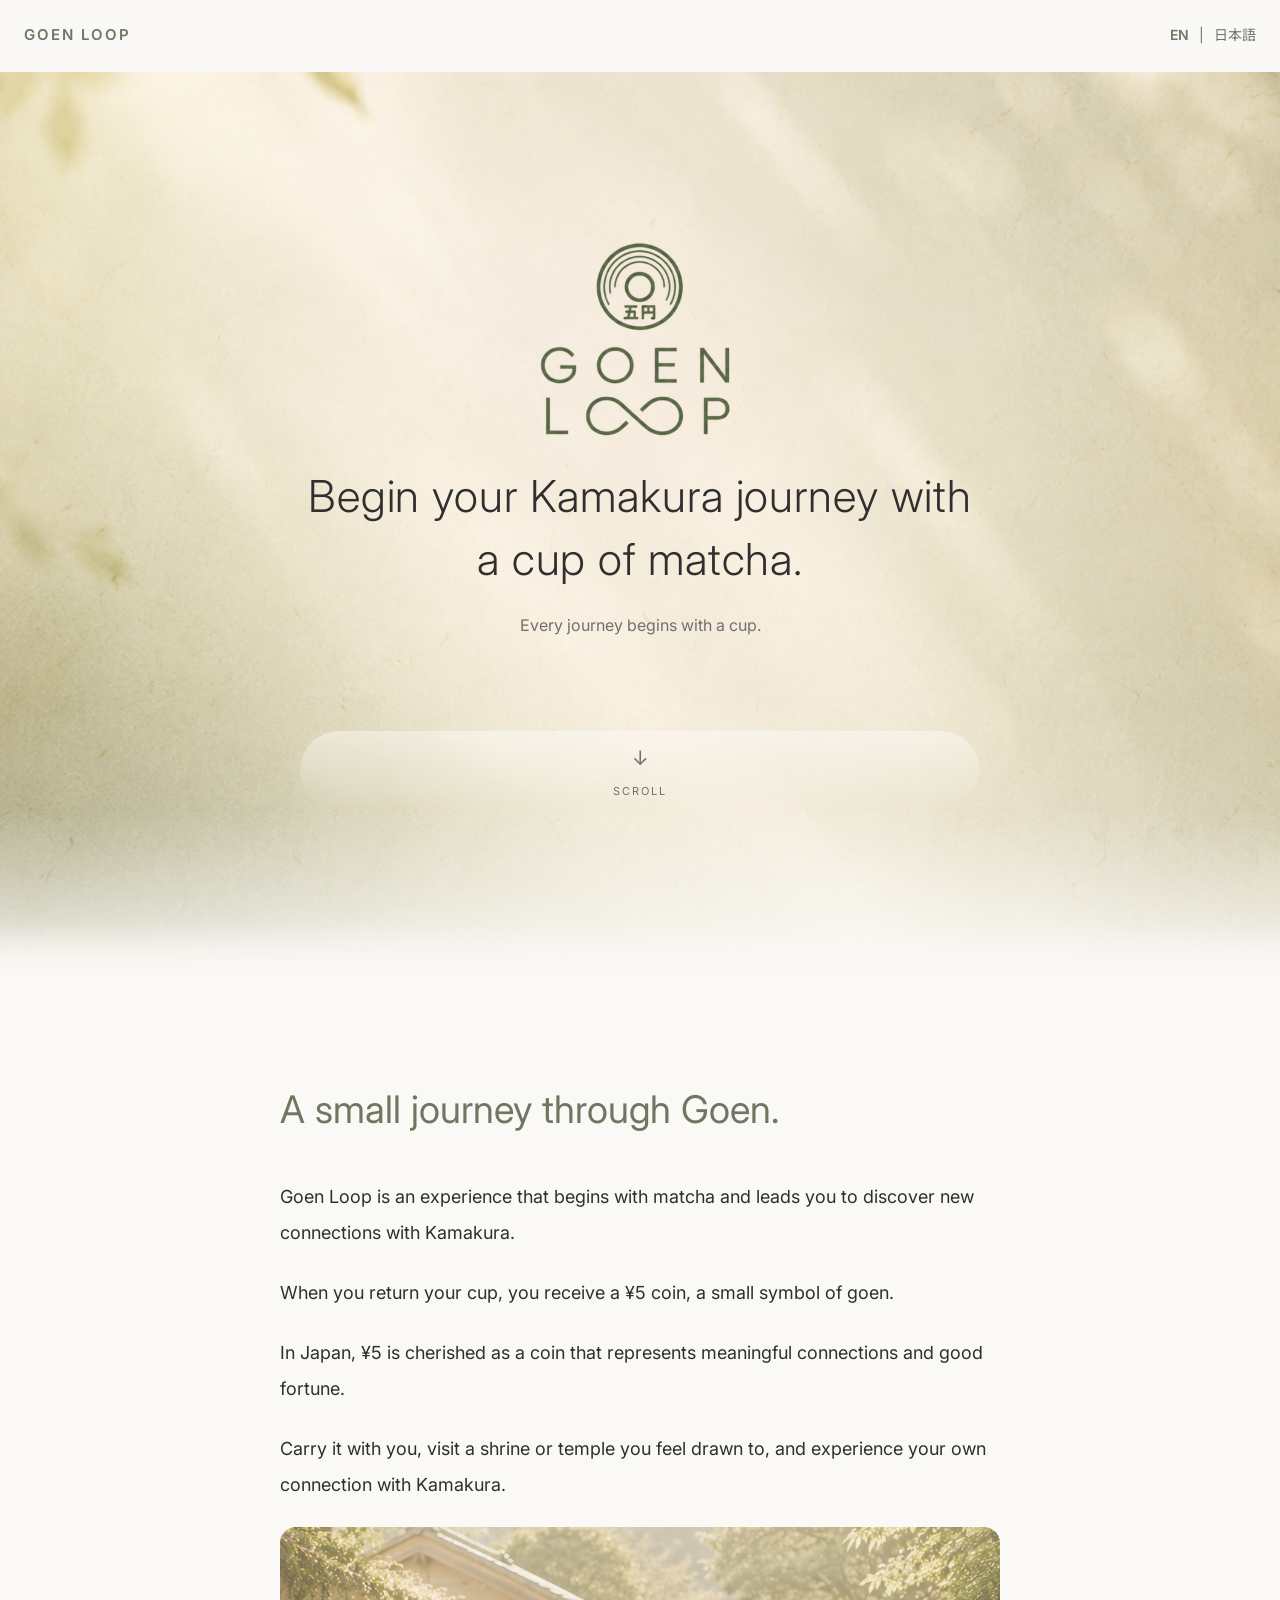
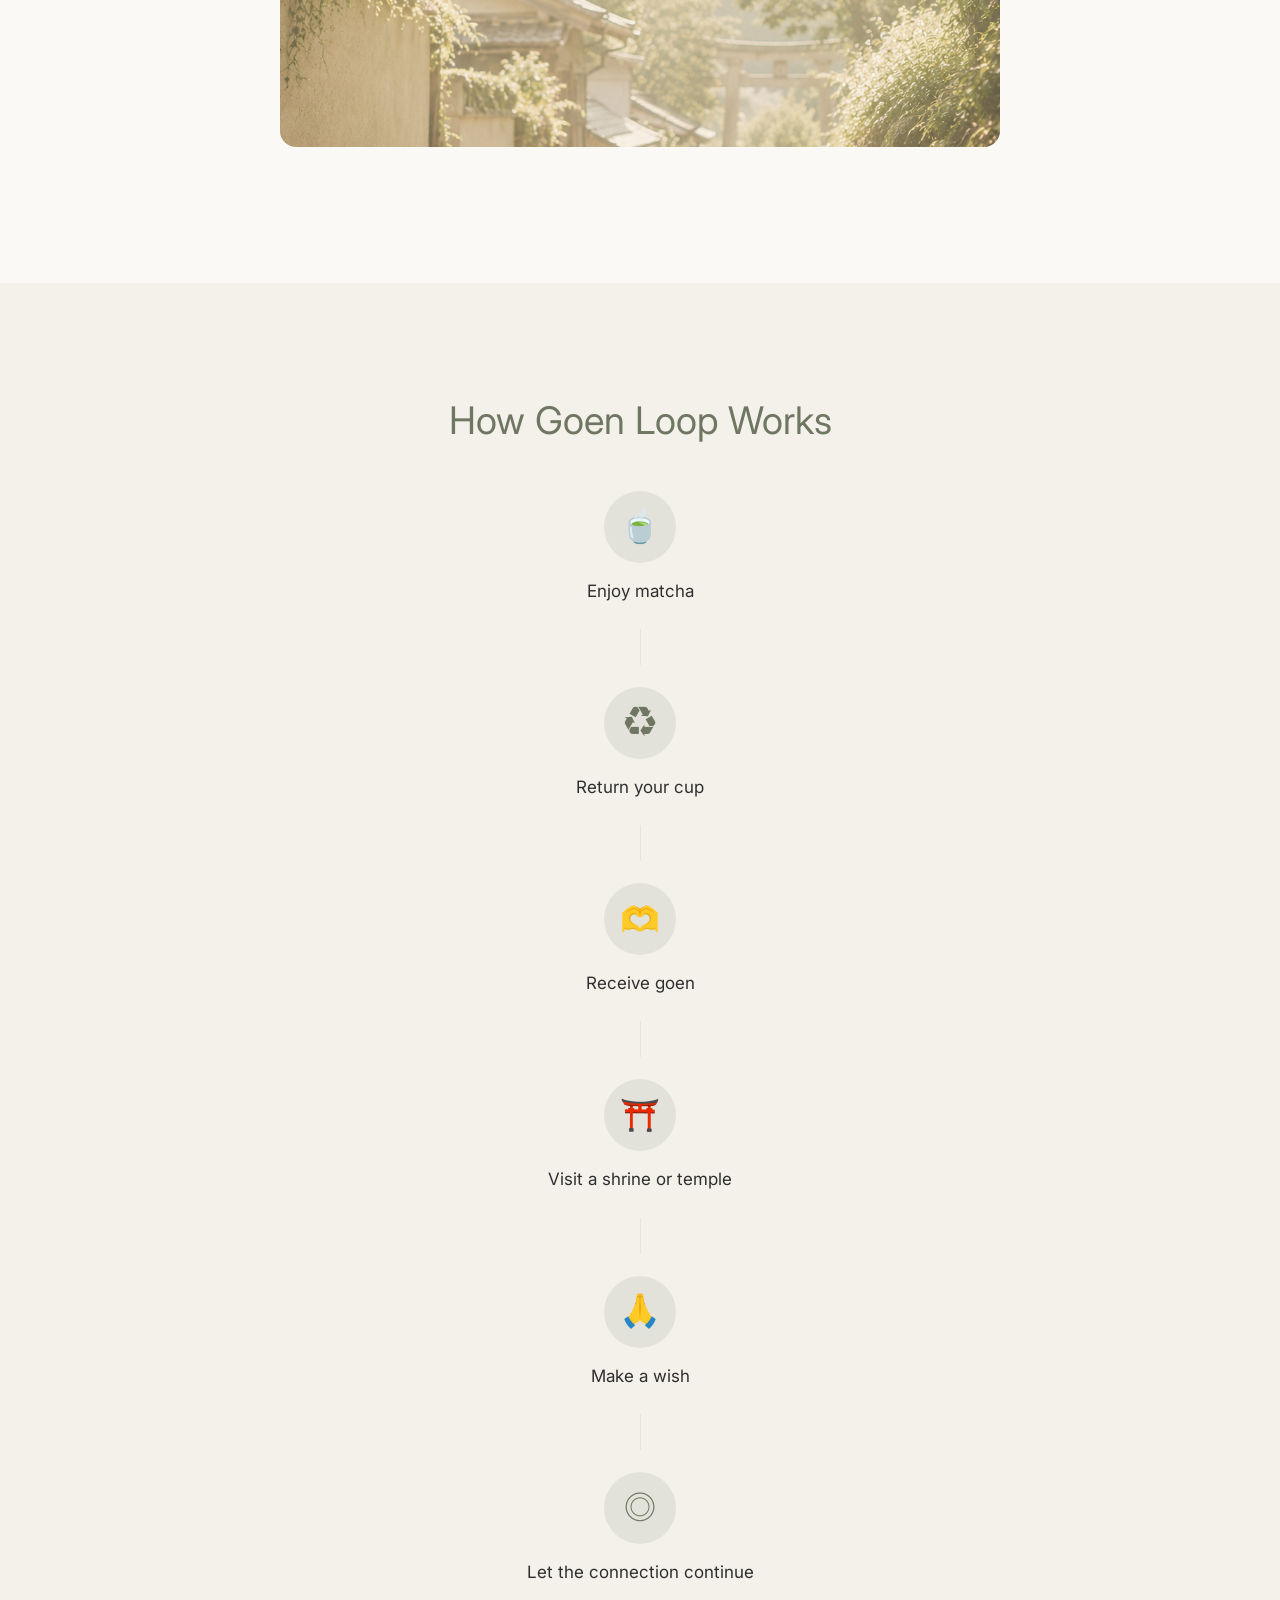
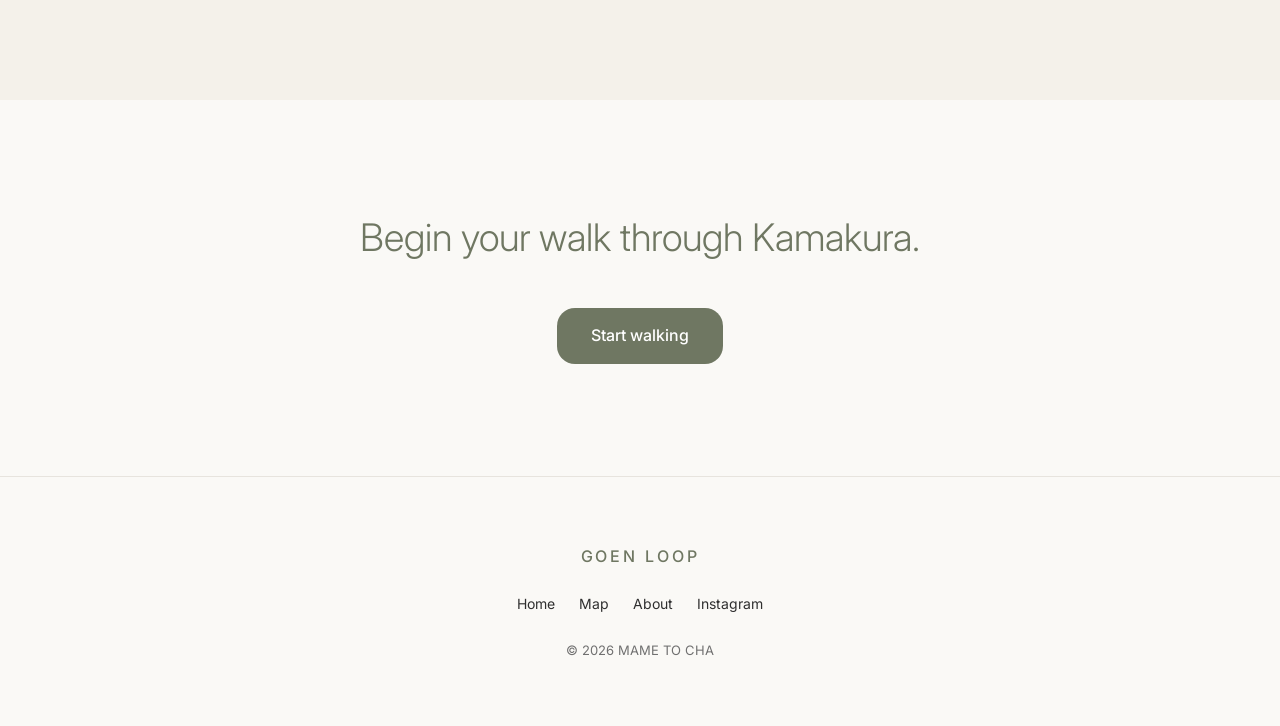
<file: index.html>
<!DOCTYPE html>
<html lang="en">
<head>
  <meta charset="UTF-8" />
  <meta name="viewport" content="width=device-width, initial-scale=1.0" />
  <title><img src="assets/images/logo-transparent.png" alt="GOEN LOOP" class="hero-logo"></title>
  <meta name="description" content="A small journey through Kamakura, inspired by matcha and meaningful connections." />
  <link rel="preconnect" href="https://fonts.googleapis.com">
  <link rel="preconnect" href="https://fonts.gstatic.com" crossorigin>
  <link href="https://fonts.googleapis.com/css2?family=Inter:wght@300;400;500;600&family=Noto+Sans+JP:wght@300;400;500;700&display=swap" rel="stylesheet">
  <link rel="stylesheet" href="assets/css/style.css" />
  <link rel="manifest" href="manifest.json" />
  <meta name="theme-color" content="#6F7762" />
  <link rel="apple-touch-icon" href="assets/icons/icon-512.png" />
  <link rel="icon" href="assets/icons/favicon.png" />
</head>
<body>
  <header class="header">
    <a href="index.html" class="header-logo">GOEN LOOP</a>
    <div class="language">
      <button data-lang="en" class="active">EN</button>
      <span>|</span>
      <button data-lang="ja">日本語</button>
    </div>
  </header>

  <main>
    <section class="hero home-hero">
      <div class="hero-overlay"></div>
      <div class="hero-inner">
        <img class="hero-logo" src="assets/images/logo-transparent.png" alt="GOEN LOOP">
        <h1 data-i18n="hero_title">Begin your Kamakura journey with a cup of matcha.</h1>
        <p class="hero-sub" data-i18n="hero_sub">Every journey begins with a cup.</p>
        <div class="scroll"><span>↓</span><small>Scroll</small></div>
      </div>
    </section>

    <section class="concept reveal">
      <div class="container narrow">
        <h2 data-i18n="concept_title">A small journey through Goen.</h2>
        <p data-i18n="concept_1">Goen Loop is an experience that begins with matcha and leads you to discover new connections with Kamakura.</p>
        <p data-i18n="concept_2">When you return your cup, you receive a ¥5 coin, a small symbol of goen.</p>
        <p data-i18n="concept_3">In Japan, ¥5 is cherished as a coin that represents meaningful connections and good fortune.</p>
        <p data-i18n="concept_4">Carry it with you, visit a shrine or temple you feel drawn to, and experience your own connection with Kamakura.</p>
        <img class="concept-image" src="assets/images/concept-bg.png" alt="A quiet path in Kamakura">
      </div>
    </section>

    <section class="journey reveal">
      <div class="container narrow center">
        <h2 data-i18n="journey_title">How Goen Loop Works</h2>
        <div class="timeline">
          <div class="step"><div class="icon">🍵</div><p data-i18n="step_1">Enjoy matcha</p></div>
          <div class="line"></div>
          <div class="step"><div class="icon">♻️</div><p data-i18n="step_2">Return your cup</p></div>
          <div class="line"></div>
          <div class="step"><div class="icon">🫶</div><p data-i18n="step_3">Receive goen</p></div>
          <div class="line"></div>
          <div class="step"><div class="icon">⛩️</div><p data-i18n="step_4">Visit a shrine or temple</p></div>
          <div class="line"></div>
          <div class="step"><div class="icon">🙏</div><p data-i18n="step_5">Make a wish</p></div>
          <div class="line"></div>
          <div class="step"><div class="icon">◎</div><p data-i18n="step_6">Let the connection continue</p></div>
        </div>
      </div>
    </section>

    <section class="cta reveal">
      <div class="container narrow center">
        <h2 data-i18n="cta_title">Begin your walk through Kamakura.</h2>
        <a href="map.html" class="button" data-i18n="cta_button">Start walking</a>
      </div>
    </section>
  </main>

  <footer class="footer">
    <h3>GOEN LOOP</h3>
    <nav><a href="index.html">Home</a><a href="map.html">Map</a><a href="about.html">About</a><a href="https://www.instagram.com/mametocha.kamakura/">Instagram</a></nav>
    <p>© 2026 MAME TO CHA</p>
  </footer>

  <script src="assets/js/app.js"></script>
  <script src="assets/js/language.js"></script>
</body>
</html>
</file>
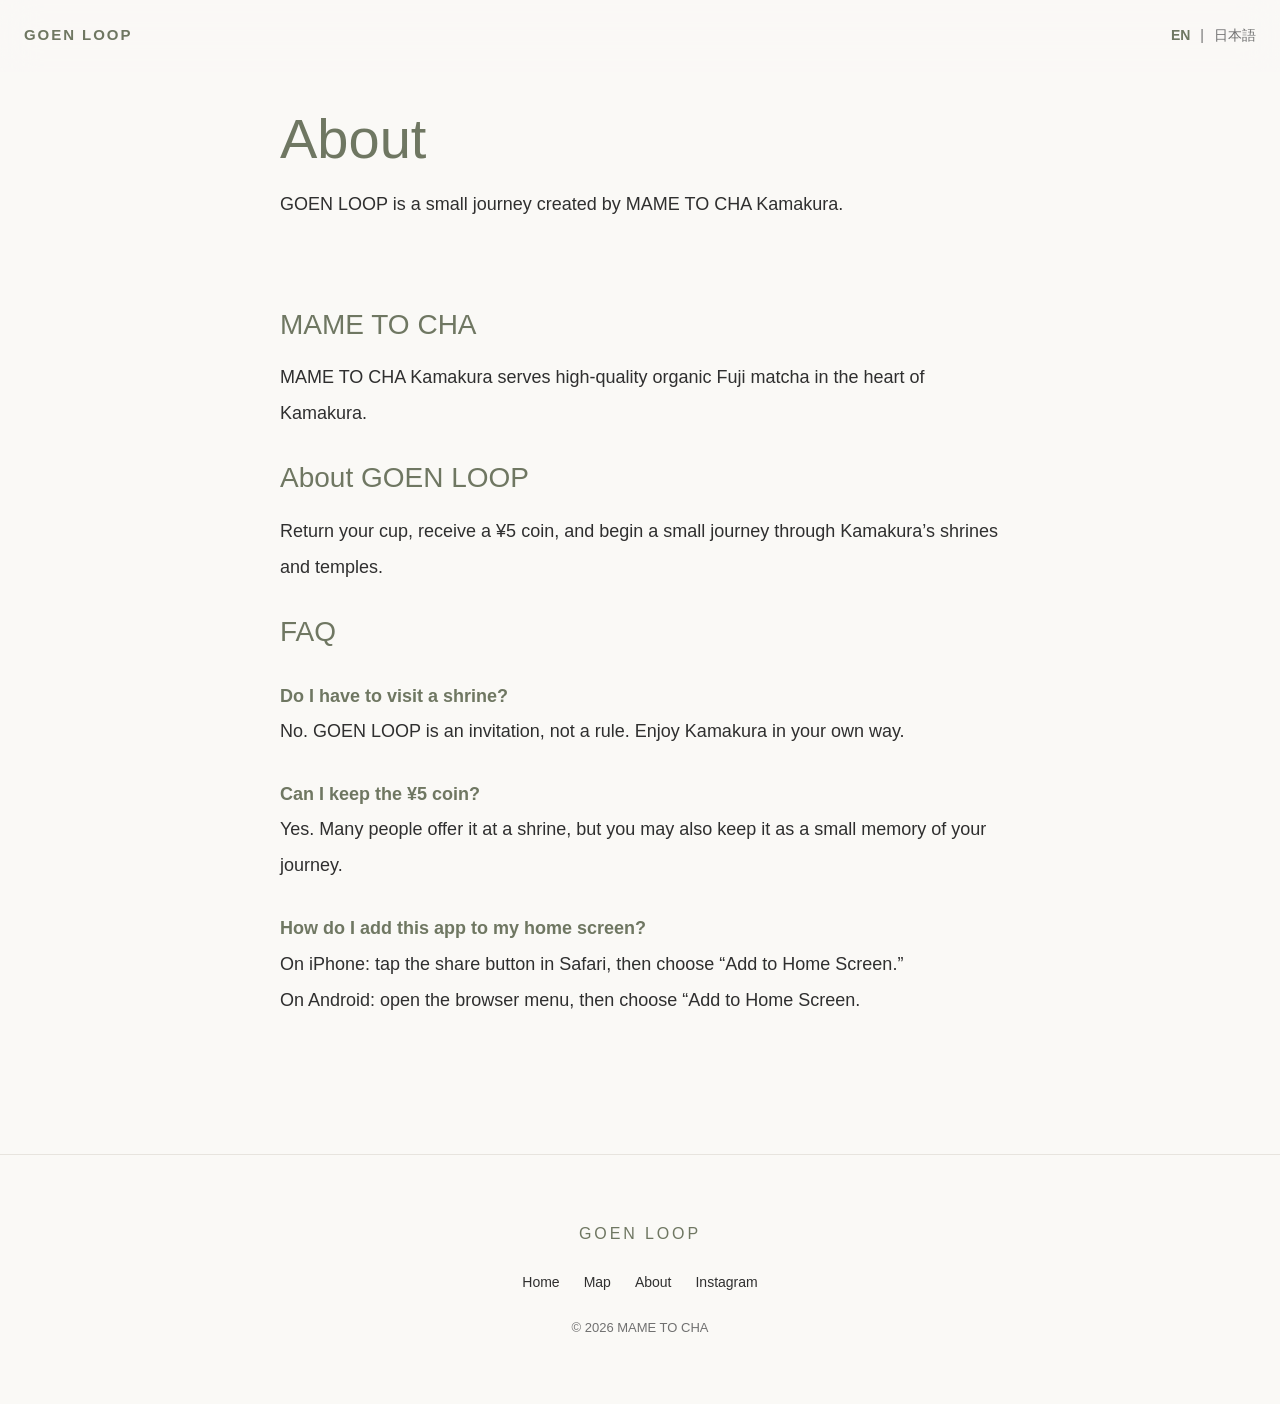
<file: about.html>
<!DOCTYPE html>
<html lang="en">
<head>
  <meta charset="UTF-8" />
  <meta name="viewport" content="width=device-width, initial-scale=1.0" />
  <title>About | GOEN LOOP</title>
  <link rel="stylesheet" href="assets/css/style.css" />
  <link rel="manifest" href="manifest.json" />
  <meta name="theme-color" content="#6F7762" />
</head>
<body>
  <header class="header"><a href="index.html" class="header-logo">GOEN LOOP</a><div class="language"><button data-lang="en" class="active">EN</button><span>|</span><button data-lang="ja">日本語</button></div></header>
  <main class="about-page">
    <section class="page-hero reveal"><div class="container narrow"><h1 data-i18n="about_hero_title">About</h1><p data-i18n="about_hero_sub">GOEN LOOP is a small journey created by MAME TO CHA Kamakura.</p></div></section>
    <section class="about-section reveal"><div class="container narrow">
      <h2 data-i18n="about_mame_title">MAME TO CHA</h2><p data-i18n="about_mame_text">MAME TO CHA Kamakura serves high-quality organic Fuji matcha in the heart of Kamakura.</p>
      <h2 data-i18n="about_loop_title">About GOEN LOOP</h2><p data-i18n="about_loop_text">Return your cup, receive a ¥5 coin, and begin a small journey through Kamakura’s shrines and temples.</p>
      <h2 data-i18n="about_faq_title">FAQ</h2>
      <h3 data-i18n="about_question_1">Do I have to visit a shrine?</h3><p data-i18n="about_answer_1">No. GOEN LOOP is an invitation, not a rule. Enjoy Kamakura in your own way.</p>
      <h3 data-i18n="about_question_2">Can I keep the ¥5 coin?</h3><p data-i18n="about_answer_2">Yes. Many people offer it at a shrine, but you may also keep it as a small memory of your journey.</p>
      <h3 data-i18n="about_question_3">How do I add this app to my home screen?</h3><p data-i18n="about_answer_3">On iPhone: tap the share button in Safari, then choose “Add to Home Screen.”<br>On Android: open the browser menu, then choose “Add to Home Screen.”</p>
    </div></section>
  </main>
  <footer class="footer"><h3>GOEN LOOP</h3><nav><a href="index.html">Home</a><a href="map.html">Map</a><a href="about.html">About</a><a href="https://www.instagram.com/mametocha.kamakura/">Instagram</a></nav><p>© 2026 MAME TO CHA</p></footer>
  <script src="assets/js/app.js"></script><script src="assets/js/language.js"></script>
</body>
</html>
</file>
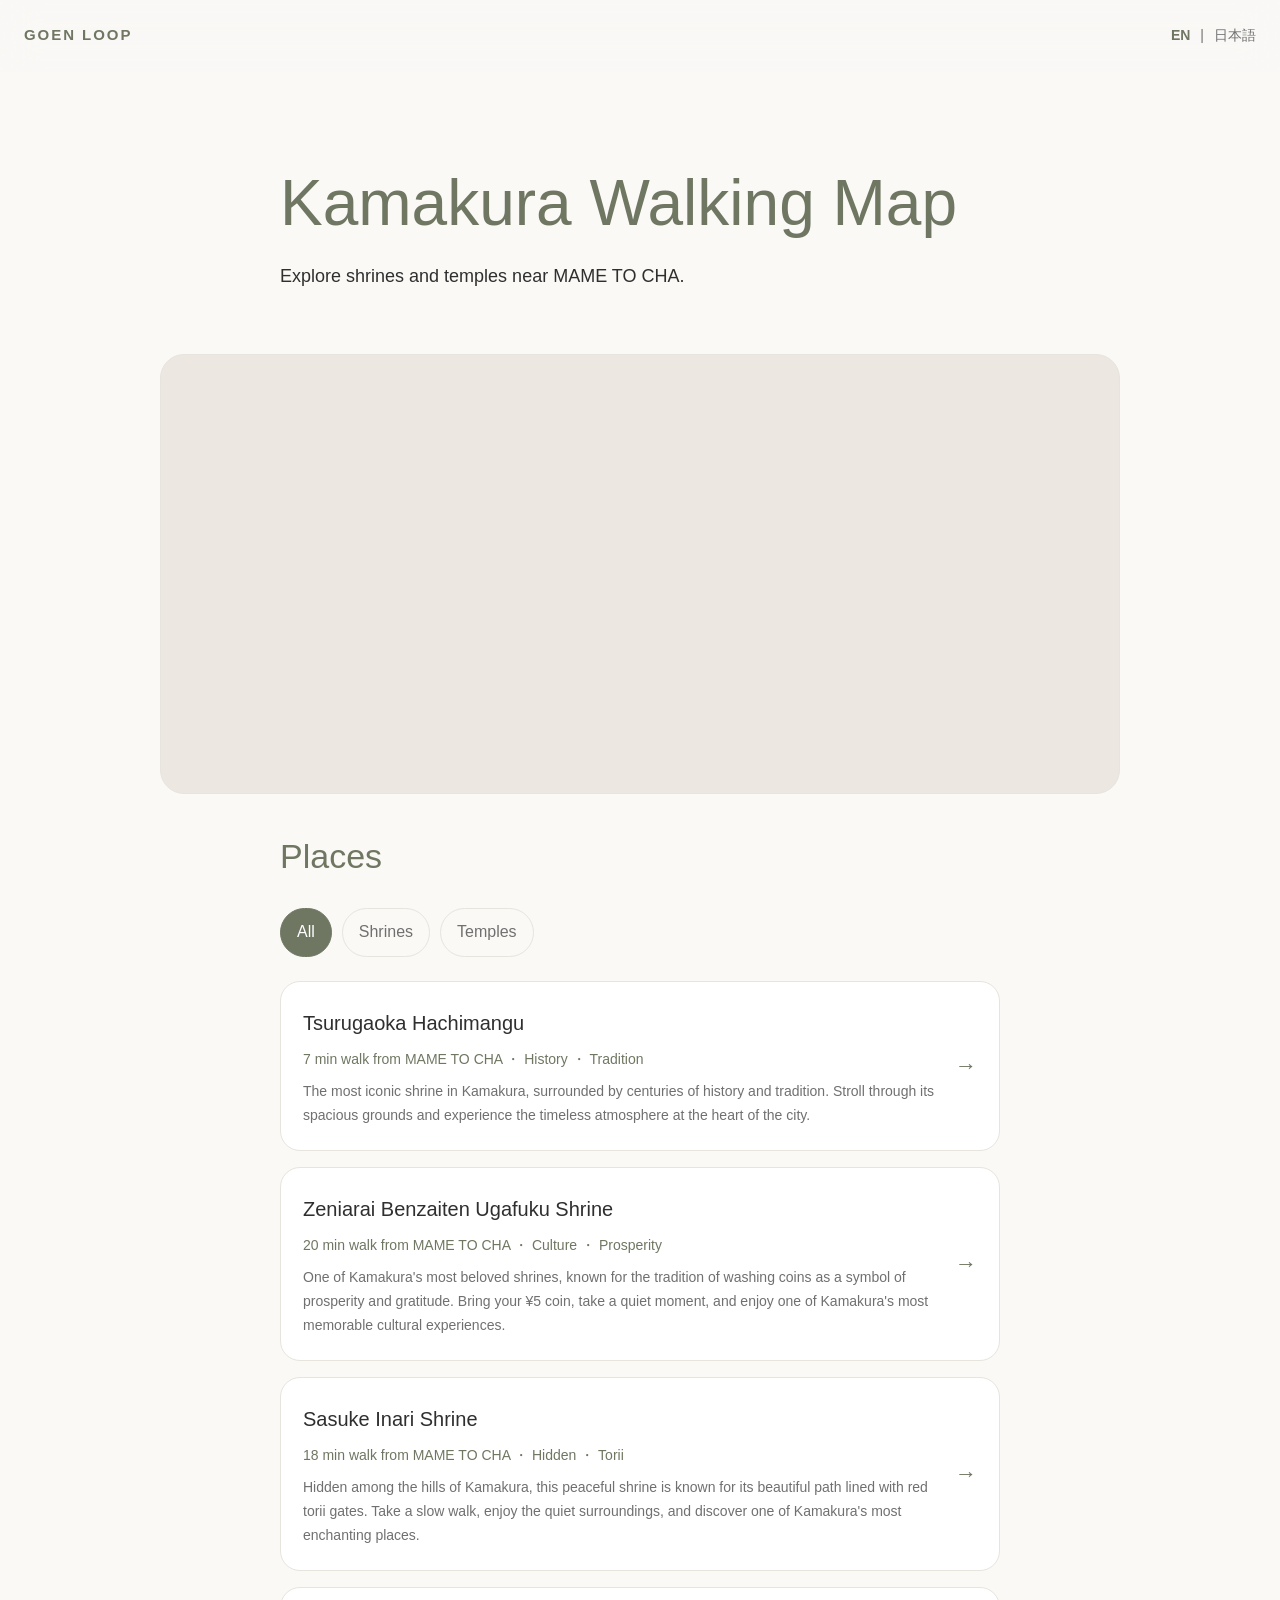
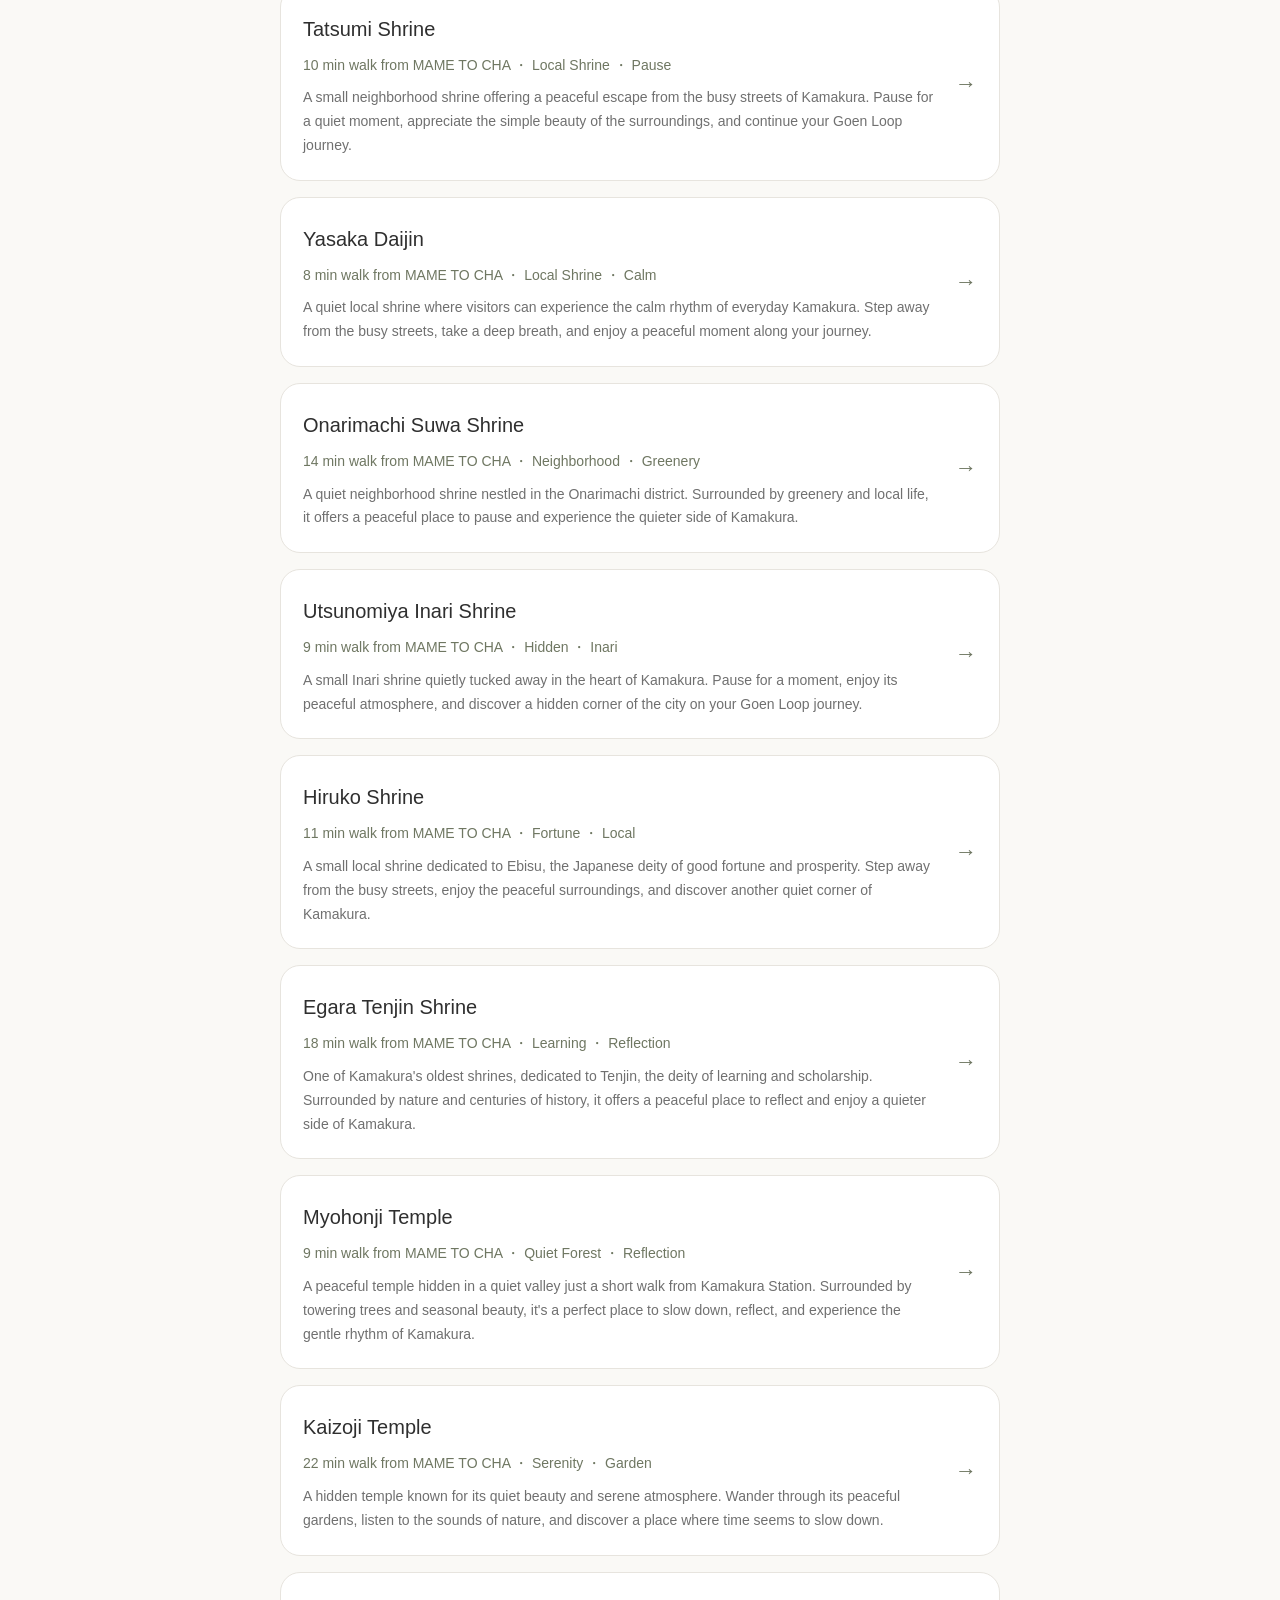
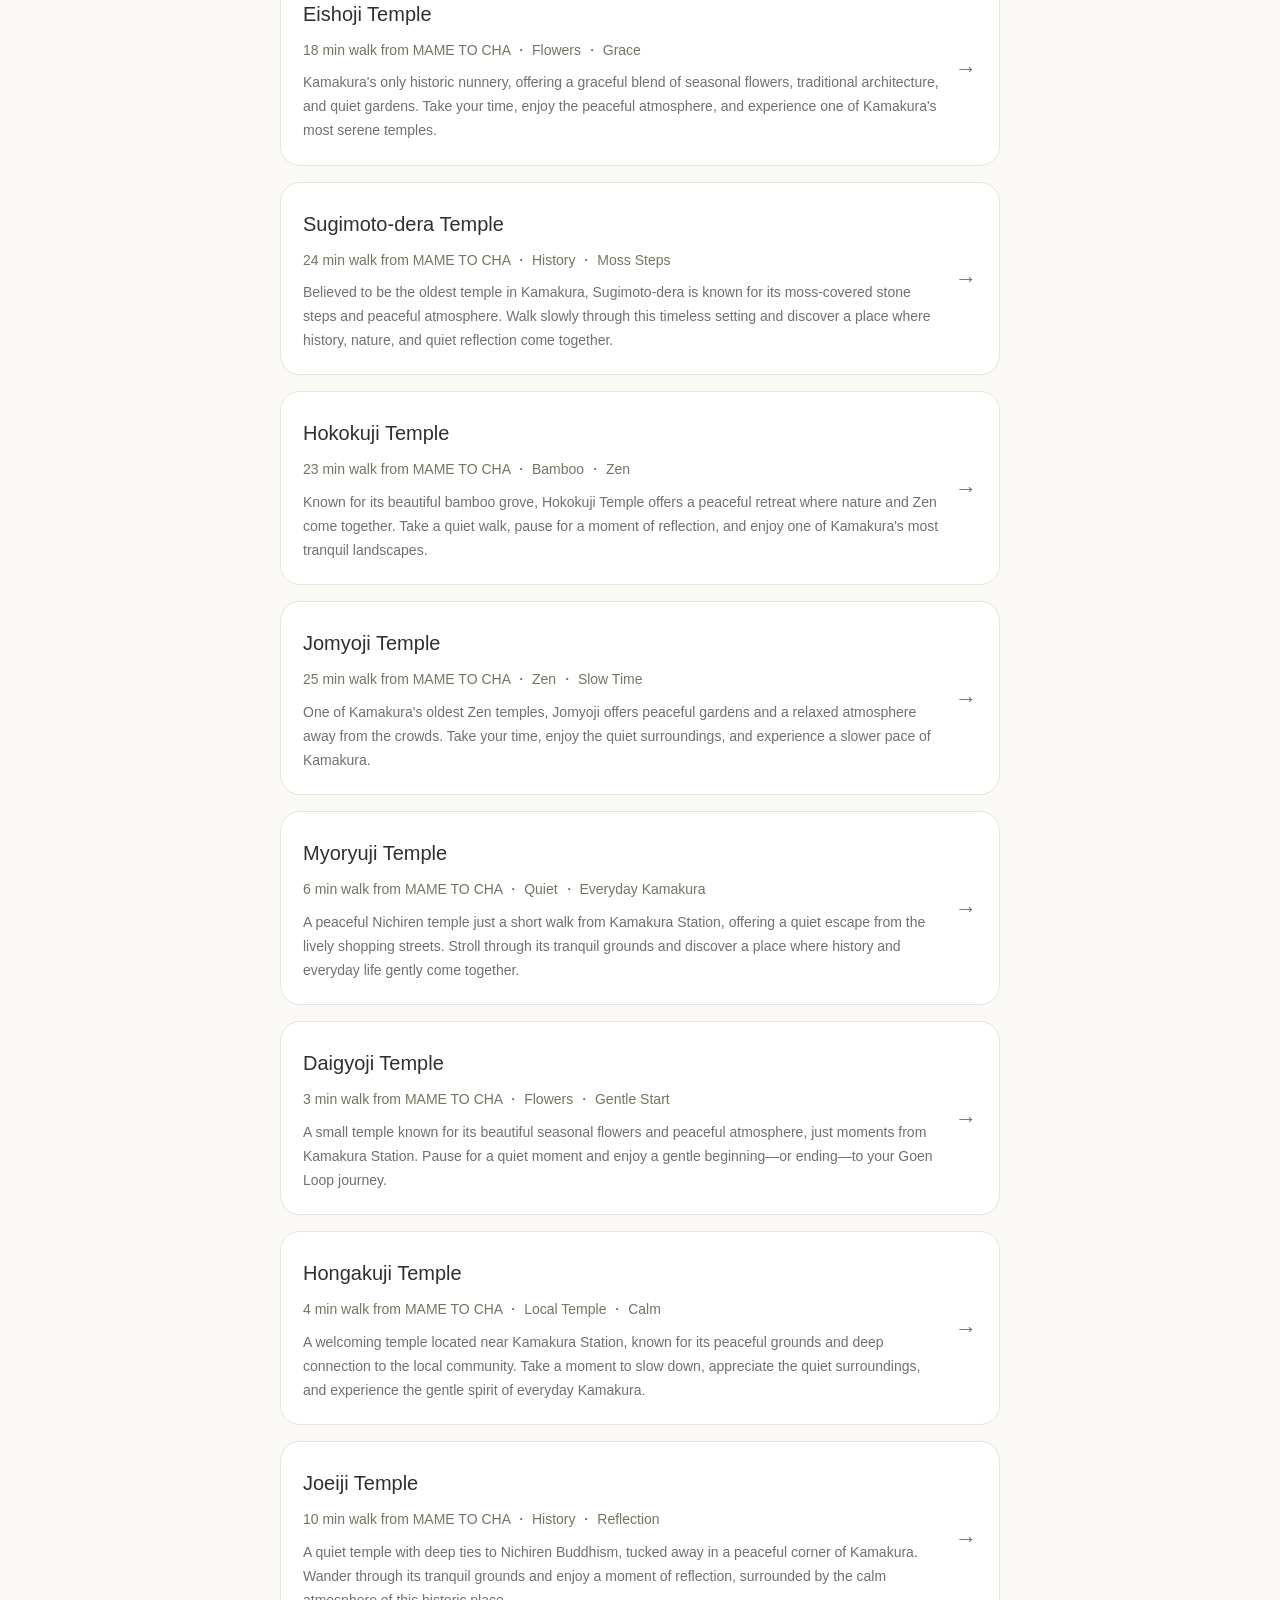
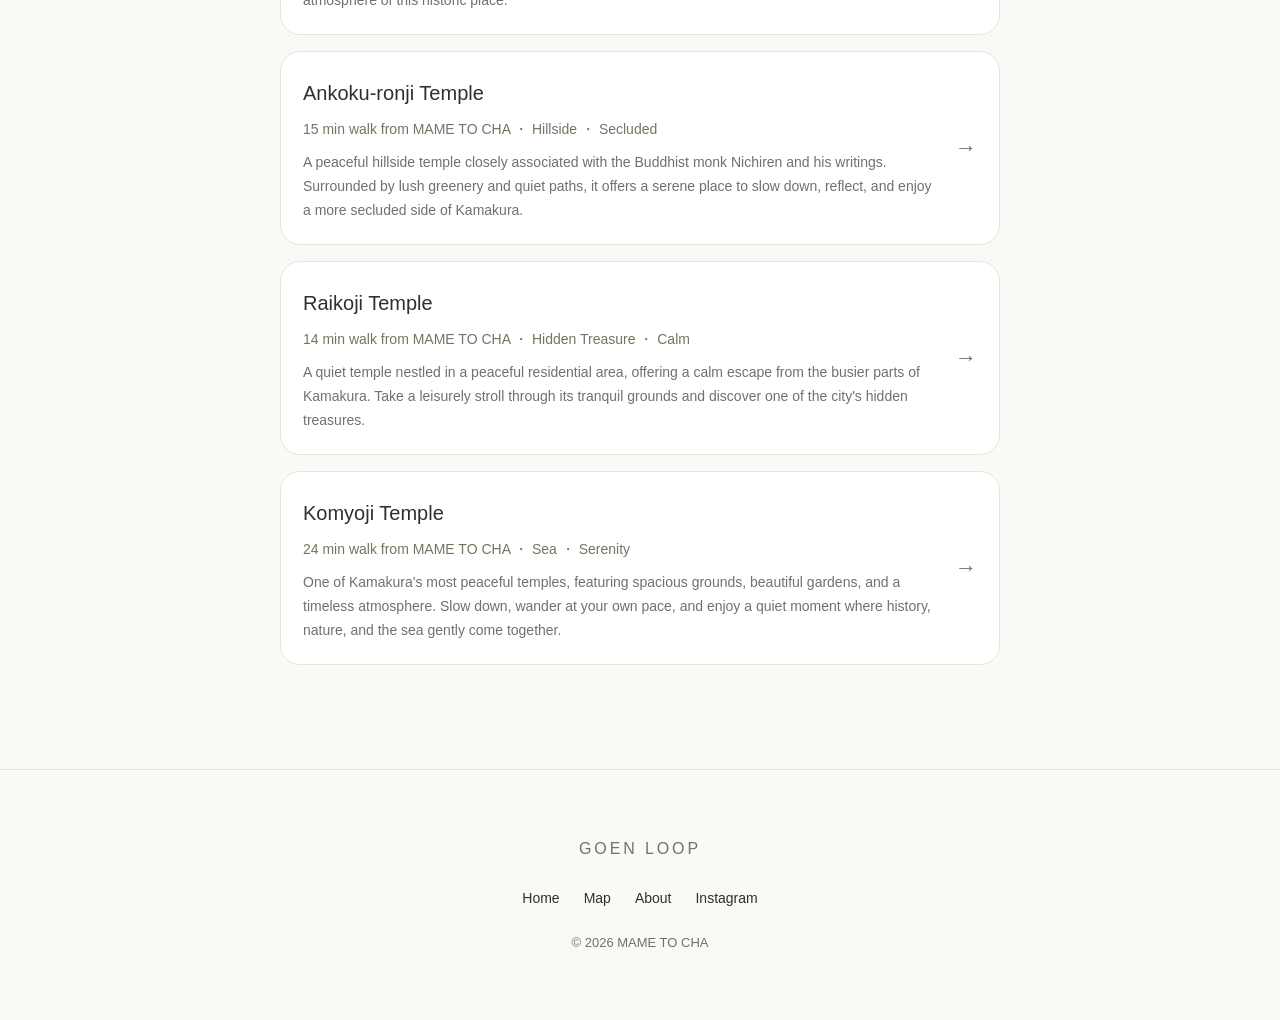
<file: map.html>
<!DOCTYPE html>
<html lang="en">
<head>
  <meta charset="UTF-8" />
  <meta name="viewport" content="width=device-width, initial-scale=1.0" />
  <title>Map | GOEN LOOP</title>
  <link rel="stylesheet" href="assets/css/style.css" />
  <link rel="manifest" href="manifest.json" />
  <meta name="theme-color" content="#6F7762" />
</head>
<body>
  <header class="header">
    <a href="index.html" class="header-logo">GOEN LOOP</a>
    <div class="language"><button data-lang="en" class="active">EN</button><span>|</span><button data-lang="ja">日本語</button></div>
  </header>
  <main class="map-page">
    <section class="page-hero">
      <div class="container narrow">
        <h1 data-i18n="map_title">Kamakura Walking Map</h1>
        <p data-i18n="map_lead">Explore shrines and temples near MAME TO CHA.</p>
      </div>
    </section>
    <section class="map-section">
      <div class="container">
        <div class="map-frame">
          <iframe src="https://www.google.com/maps/d/embed?mid=1sMDrufY_oO2lJjktSCqlM5s1gbh3ZG8&ehbc=2E312F" loading="lazy"></iframe>
        </div>
      </div>
    </section>
    <section class="places-section">
      <div class="container narrow">
        <h2 data-i18n="places_title">Places</h2>
        <div class="filter-tabs"><button data-filter="all" class="active">All</button><button data-filter="shrine">Shrines</button><button data-filter="temple">Temples</button></div>
        <div id="places-list" class="places-list"></div>
      </div>
    </section>
  </main>
  <footer class="footer"><h3>GOEN LOOP</h3><nav><a href="index.html">Home</a><a href="map.html">Map</a><a href="about.html">About</a><a href="https://www.instagram.com/mametocha.kamakura/">Instagram</a></nav><p>© 2026 MAME TO CHA</p></footer>
  <script src="assets/js/app.js"></script>
  <script src="assets/js/language.js"></script>
  <script src="assets/js/places.js"></script>
</body>
</html>
</file>
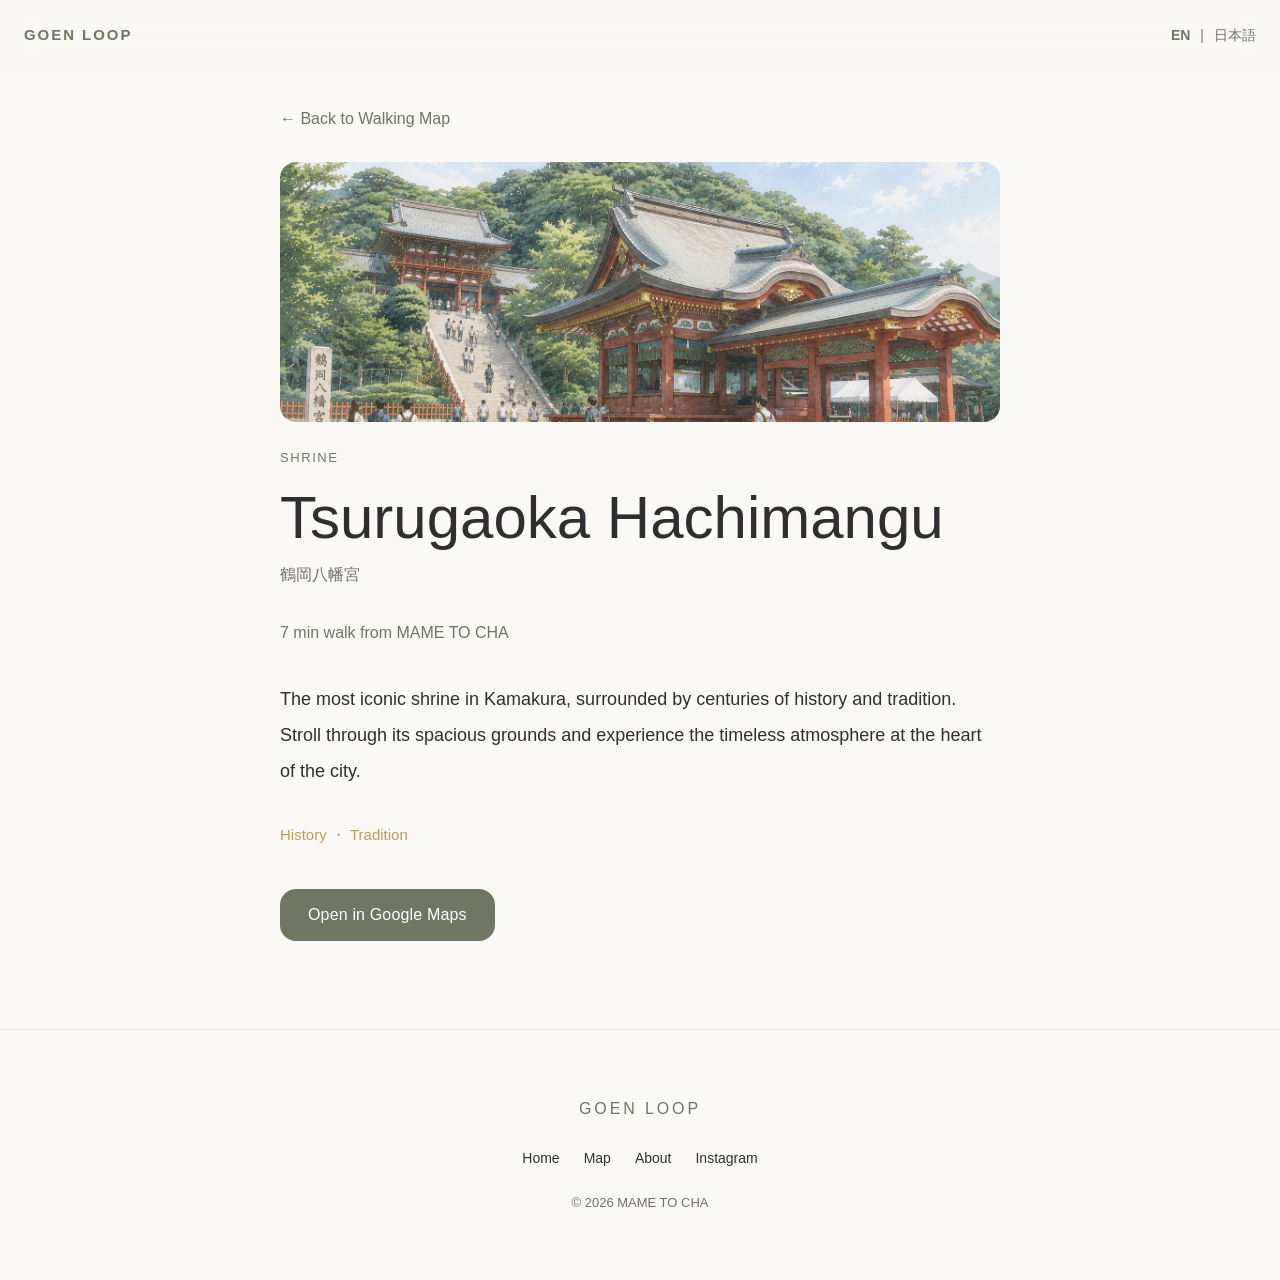
<file: place.html>
<!DOCTYPE html>
<html lang="en">
<head>
  <meta charset="UTF-8" />
  <meta name="viewport" content="width=device-width, initial-scale=1.0" />
  <title>Place | GOEN LOOP</title>
  <link rel="stylesheet" href="assets/css/style.css" />
  <link rel="manifest" href="manifest.json" />
  <meta name="theme-color" content="#6F7762" />
</head>
<body>
  <header class="header">
    <a href="index.html" class="header-logo">GOEN LOOP</a>
    <div class="language"><button data-lang="en" class="active">EN</button><span>|</span><button data-lang="ja">日本語</button></div>
  </header>
  <main class="place-page">
    <section class="place-detail">
      <div class="container narrow">
        <a class="back-link" href="map.html">← Back to Walking Map</a>
        <img id="place-image" class="place-image" alt="" hidden />

        <p id="place-type" class="category"></p>
        <h1 id="place-title"></h1>
        <p id="place-japanese" class="japanese-name"></p>
        <p id="place-walk" class="walk"></p>
        <p id="place-description" class="place-description"></p>
        <p id="place-theme" class="theme-line"></p>
        <a id="place-map" href="#" target="_blank" class="button">Open in Google Maps</a>
      </div>
    </section>
  </main>
  <footer class="footer"><h3>GOEN LOOP</h3><nav><a href="index.html">Home</a><a href="map.html">Map</a><a href="about.html">About</a><a href="https://www.instagram.com/mametocha.kamakura/">Instagram</a></nav><p>© 2026 MAME TO CHA</p></footer>
  <script src="assets/js/app.js"></script>
  <script src="assets/js/language.js"></script>
  <script src="assets/js/places.js"></script>
</body>
</html>
</file>
<file: assets/css/style.css>
:root{--bg:#FAF9F6;--surface:#fff;--text:#2F2F2F;--text-light:#707070;--border:#E7E4DE;--primary:#6F7762;--accent:#B89D52;--font-ja:'Noto Sans JP',sans-serif;--font-en:'Inter',sans-serif;--content-width:960px;--narrow:720px;--radius:24px;--transition:.3s ease}
*{box-sizing:border-box;margin:0;padding:0}html{scroll-behavior:smooth}body{background:var(--bg);color:var(--text);font-family:var(--font-en),var(--font-ja);line-height:1.9;-webkit-font-smoothing:antialiased}body:lang(ja){font-family:var(--font-ja),var(--font-en)}img{display:block;max-width:100%}a{color:inherit;text-decoration:none}button{font:inherit;background:none;border:0;cursor:pointer;color:inherit}.container{width:min(calc(100% - 48px),var(--content-width));margin:auto}.narrow{max-width:var(--narrow)}.center{text-align:center}.header{position:sticky;top:0;z-index:100;height:72px;display:flex;align-items:center;justify-content:space-between;padding:0 24px;background:rgba(250,249,246,.86);backdrop-filter:blur(18px);border-bottom:1px solid transparent;transition:var(--transition)}.header.scrolled{border-bottom-color:var(--border);background:rgba(250,249,246,.96)}.header-logo{font-size:15px;font-weight:600;letter-spacing:.13em;color:var(--primary)}.language{display:flex;align-items:center;gap:10px;font-size:14px;color:var(--text-light)}.language button.active{color:var(--primary);font-weight:600}.hero{min-height:100vh;display:flex;align-items:center;justify-content:center;position:relative;text-align:center;overflow:hidden}.hero::after{content:"";position:absolute;left:0;right:0;bottom:0;height:18%;background:linear-gradient(180deg,rgba(250,249,246,0) 0%,rgba(250,249,246,0.08) 70%,rgba(250,249,246,0.95) 100%);pointer-events:none;z-index:1}.home-hero{background:url('../images/hero-bg.png') center/cover no-repeat}.hero-overlay{position:absolute;inset:0;z-index:0;background:linear-gradient(180deg,rgba(250,249,246,0) 0%,rgba(250,249,246,0.04) 70%,rgba(250,249,246,0.2) 82%,rgba(250,249,246,0.92) 100%)}.hero-inner{position:relative;width:min(calc(100% - 48px),680px);z-index:2}.hero-logo{width:min(260px,70vw);margin:0 auto 52px}.hero h1{font-size:clamp(28px,6vw,44px);font-weight:300;line-height:1.45;letter-spacing:.02em}.hero-sub{margin-top:18px;font-size:16px;color:var(--text-light)}.scroll{margin-top:90px;color:var(--text-light);font-size:20px;animation:scroll 2.5s ease infinite;display:flex;flex-direction:column;gap:4px;align-items:center;position:relative;padding:8px 14px;border-radius:999px;background:linear-gradient(180deg,rgba(255,255,255,0.42) 0%,rgba(255,255,255,0.18) 55%,rgba(255,255,255,0) 100%);backdrop-filter:blur(4px);-webkit-backdrop-filter:blur(4px)}.scroll small{font-size:11px;text-transform:uppercase;letter-spacing:.18em}.concept,.journey,.cta,.page-hero,.map-section,.places-section,.place-detail,.about-section{padding:112px 0}.concept h2,.journey h2,.cta h2,.places-section h2,.about-section h2{font-size:clamp(28px,5vw,38px);font-weight:400;line-height:1.35;margin-bottom:44px;color:var(--primary)}.concept p,.page-hero p,.about-section p{font-size:18px;line-height:2;margin-bottom:24px}.section-image,.back-link{display:inline-block;margin-top:16px;margin-bottom:24px}.concept-image{display:block;width:100%;height:220px;object-fit:cover;border-radius:16px;margin:24px 0}.concept .section-image{display:block;width:100%;height:260px;object-fit:cover;border-radius:16px;margin:24px 0}.place-detail .category{margin-top:0}.journey{background:#F4F1EA}.timeline{display:flex;flex-direction:column;align-items:center;gap:22px}.step .icon{width:72px;height:72px;border-radius:50%;display:flex;align-items:center;justify-content:center;margin:0 auto 12px;background:rgba(111,119,98,.12);font-size:32px;color:var(--primary)}.step p{font-size:17px}.line{width:1px;height:36px;background:var(--border)}.cta h2{font-weight:300}.button{display:inline-flex;align-items:center;justify-content:center;min-height:56px;padding:0 34px;border-radius:18px;background:var(--primary);color:white;font-weight:500;transition:var(--transition)}.button:hover{transform:translateY(-2px);filter:brightness(.95)}.footer{padding:64px 24px;text-align:center;border-top:1px solid var(--border)}.footer h3{font-size:16px;letter-spacing:.18em;font-weight:500;color:var(--primary);margin-bottom:20px}.footer nav{display:flex;justify-content:center;gap:24px;margin-bottom:20px;font-size:14px}.footer p{color:var(--text-light);font-size:13px}.page-hero{padding-bottom:48px}.about-page .page-hero{padding-top:36px;padding-bottom:0}.about-page .page-hero p{margin-bottom:0}.about-page .page-hero h1{font-size:clamp(36px,7.2vw,56px);margin-bottom:16px}.about-page .about-section{padding-top:56px}.about-page .about-section h2{margin-top:28px;margin-bottom:16px}.page-hero h1{font-size:clamp(40px,8vw,64px);line-height:1.1;font-weight:300;color:var(--primary);margin-bottom:24px}.map-section{padding-top:0}.map-frame{width:100%;height:500px;border-radius:24px;overflow:hidden;background:#ece8e1;border:1px solid var(--border)}.map-frame iframe{width:100%;height:100%;display:block;border:0}.filter-tabs{display:flex;gap:10px;margin:0 0 28px}.filter-tabs button{padding:8px 16px;border:1px solid var(--border);border-radius:999px;color:var(--text-light)}.filter-tabs button.active{background:var(--primary);color:white;border-color:var(--primary)}.places-list{display:flex;flex-direction:column;gap:16px}.place-card{display:grid;grid-template-columns:1fr auto;gap:16px;padding:22px;border:1px solid var(--border);border-radius:20px;background:#fff;transition:var(--transition)}.place-card:hover{transform:translateY(-2px)}.place-card h3{font-size:20px;font-weight:500;margin-bottom:4px}.place-card .meta{color:var(--primary);font-size:14px;margin-bottom:8px}.place-card p{color:var(--text-light);font-size:14px;line-height:1.7}.place-card .arrow{font-size:22px;color:var(--primary);align-self:center}.back-link{display:inline-block;margin-bottom:32px;color:var(--primary)}.place-page .place-detail{padding-top:32px;padding-bottom:88px}.place-page .back-link{margin-top:0;margin-bottom:4px}.place-image{display:block;width:100%;height:260px;object-fit:cover;border-radius:16px;margin:24px 0}.place-page .category{margin-top:0}.category{color:var(--primary);letter-spacing:.12em;text-transform:uppercase;font-size:13px;margin-top:36px}.place-detail h1{font-size:clamp(40px,7vw,60px);font-weight:300;line-height:1.15;margin-top:12px}.japanese-name{color:var(--text-light);margin-top:8px}.walk{color:var(--primary);margin:28px 0}.place-description{font-size:18px;line-height:2;margin:32px 0}.theme-line{color:var(--accent);margin-bottom:40px}.theme-line{font-size:15px}.place-detail .button{padding:0 28px;min-height:52px;border-radius:16px;letter-spacing:.01em}.place-detail .button:hover{transform:none}.about-section h2{font-size:28px;margin-top:48px;margin-bottom:18px}.about-section h3{font-size:18px;margin-top:28px;color:var(--primary)}.about-section p[data-i18n="about_answer_3"]{white-space:pre-line}.reveal{opacity:0;transform:translateY(30px);transition:opacity .8s ease,transform .8s ease}.reveal.show{opacity:1;transform:none}@keyframes scroll{0%,100%{transform:translateY(0);opacity:.45}50%{transform:translateY(8px);opacity:1}}@media(max-width:768px){.header{height:64px;padding:0 18px}.header-logo{font-size:13px}.language{font-size:13px}.concept,.journey,.cta,.page-hero,.map-section,.places-section,.place-detail,.about-section{padding:88px 0}.container{width:min(calc(100% - 40px),var(--content-width))}.hero-logo{width:min(235px,72vw);margin-bottom:44px}.hero-sub{font-size:14px}.map-frame{height:420px;border-radius:20px}.footer nav{gap:18px;flex-wrap:wrap}.place-card{padding:18px}.place-card h3{font-size:18px}}

.places-loading,
.places-error{
  color:var(--text-light);
  font-size:14px;
  line-height:1.8;
  padding:20px 0;
}

/* v1.2 iOS visibility fix: place list should never depend on reveal animation */
.places-section{opacity:1!important;transform:none!important;}
.places-list{opacity:1!important;visibility:visible!important;}
.place-card{opacity:1!important;visibility:visible!important;}
.place-card *{opacity:1!important;visibility:visible!important;}


/* v1.3 Map page spacing / iPhone tuning */
.map-page .page-hero{
  padding:96px 0 36px;
}
.map-page .page-hero h1{
  margin-bottom:20px;
}
.map-page .map-section{
  padding:0;
}
.map-page .places-section{
  padding:40px 0 104px;
  opacity:1!important;
  transform:none!important;
}
.map-page .places-section h2{
  margin-bottom:28px;
  font-size:clamp(26px,5vw,34px);
}
.map-page .filter-tabs{
  margin-bottom:24px;
}
.map-page .map-frame{
  height:440px;
}
@media(max-width:768px){
  .map-page .page-hero{
    padding:84px 0 30px;
  }
  .map-page .map-frame{
    height:340px;
    border-radius:18px;
  }
  .map-page .places-section{
    padding:32px 0 88px;
  }
  .map-page .places-section h2{
    margin-bottom:22px;
  }
  .map-page .filter-tabs{
    margin-bottom:20px;
  }
}

.hero-logo{width:220px;max-width:70%;display:block;margin:0 auto 24px auto}
</file>
